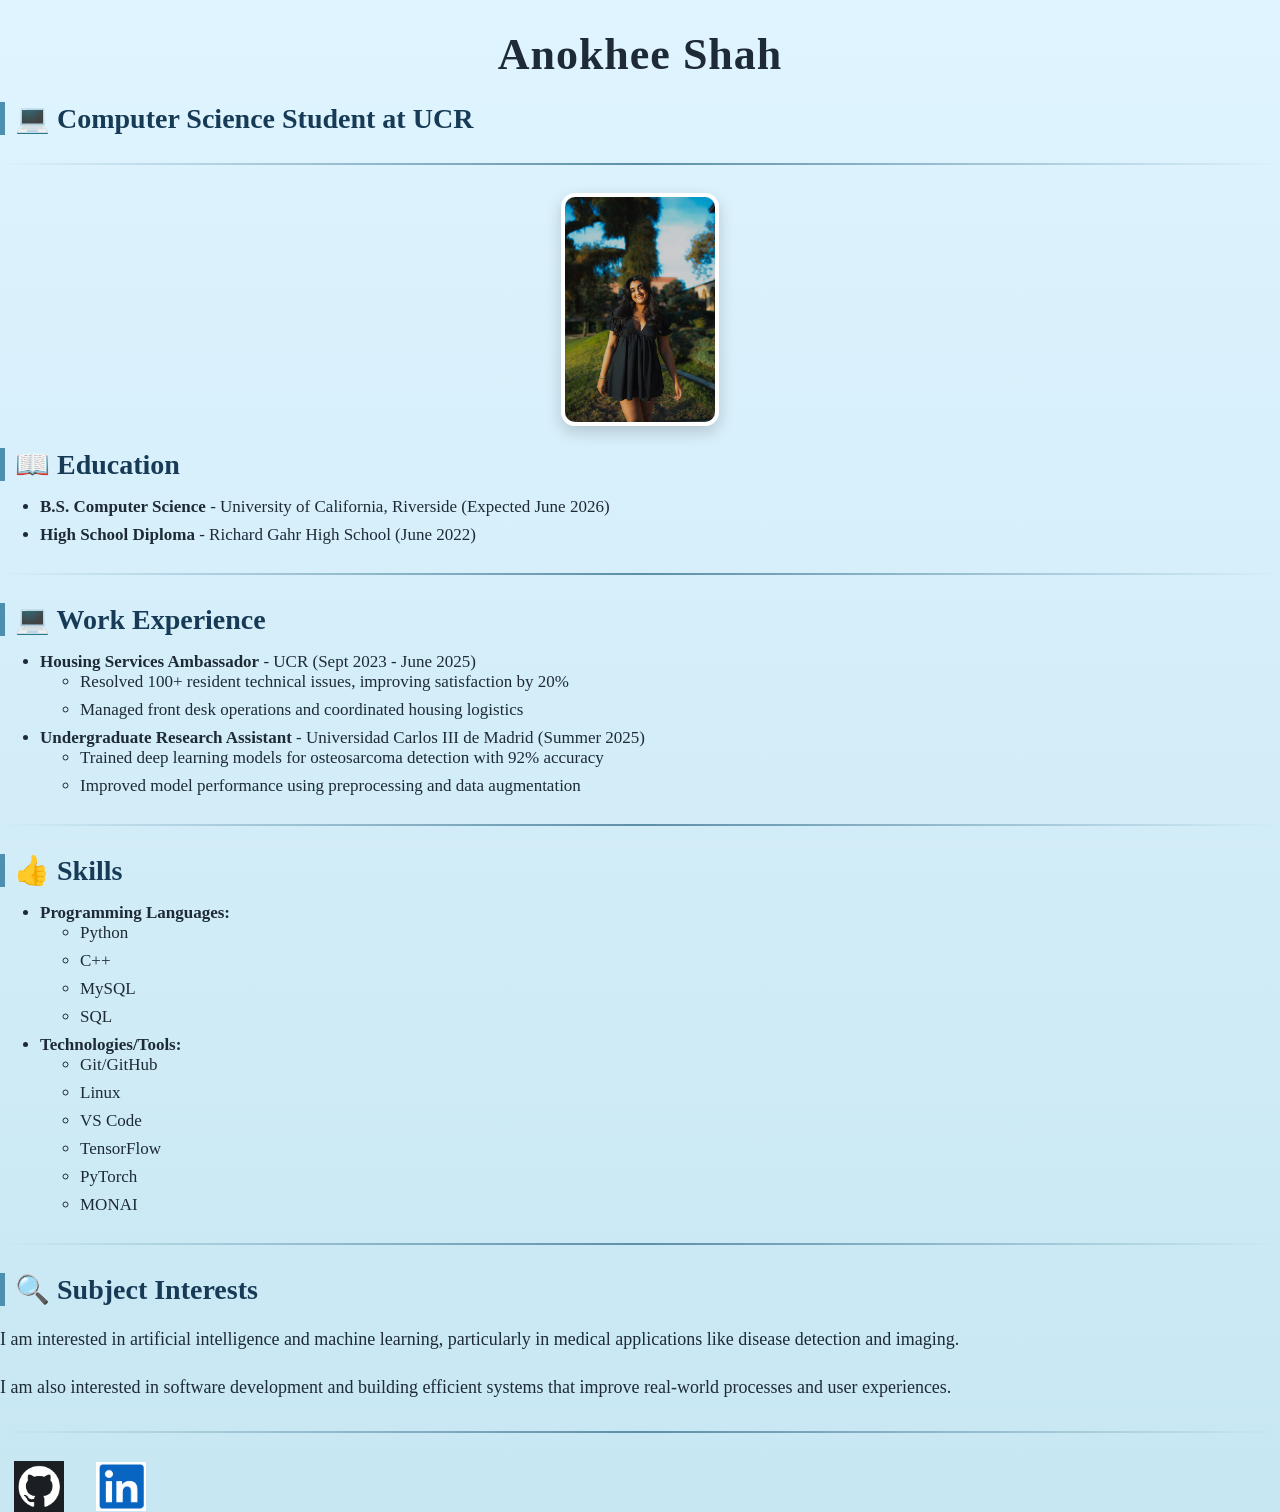
<file: index.html>
<!DOCTYPE html>
<html lang="en">
    <head>
        <meta charset="utf-8"/>
        <title>Page title. Shown in tabs.</title>
        <link rel="stylesheet" href="style.css" />
    </head>
    <body>
        <h1>Anokhee Shah</h1>
        <h2>&#128187 Computer Science Student at UCR</h2>
        <hr>
        <img src="Tezza-8939.JPG" alt="Photo of Anokhee" class="profile-pic">
        <h2>&#128214; Education</h2>
        <ul>
            <li><b>B.S. Computer Science</b> - University of California, Riverside (Expected June 2026)</li>
            <li><b>High School Diploma</b> - Richard Gahr High School (June 2022)</li>
        </ul>
        <hr>
        <h2>&#128187; Work Experience</h2>
        <ul>
            <li><b>Housing Services Ambassador</b> - UCR (Sept 2023 - June 2025)
                <ul>
                    <li>Resolved 100+ resident technical issues, improving satisfaction by 20%</li>
                    <li>Managed front desk operations and coordinated housing logistics</li>
                </ul>
            </li>
        
            <li><b>Undergraduate Research Assistant</b> - Universidad Carlos III de Madrid (Summer 2025)
                <ul>
                     <li>Trained deep learning models for osteosarcoma detection with 92% accuracy</li>
                    <li>Improved model performance using preprocessing and data augmentation</li>
                </ul>
            </li>
        </ul>
        <hr>
        <h2>&#128077; Skills</h2>
        <ul>
            <li>
                <b>Programming Languages:</b>
                <ul>
                    <li>Python</li>
                    <li>C++</li>
                    <li>MySQL</li>
                    <li>SQL</li>
                </ul>
            </li>
            <li>
                <b>Technologies/Tools:</b>
                <ul>
                    <li>Git/GitHub</li>
                    <li>Linux</li>
                    <li>VS Code</li>
                    <li>TensorFlow</li>
                    <li>PyTorch</li>
                    <li>MONAI</li>
                </ul>
            </li>
        </ul>
        <hr>
        <h2>&#128269; Subject Interests</h2>
    <p>I am interested in artificial intelligence and machine learning, particularly in medical applications like disease detection and imaging.</p>

    <p>I am also interested in software development and building efficient systems that improve real-world processes and user experiences.</p>

    <hr>
    <a href="https://github.com/ashah174/Projects-Shah">
        <img src="github.png" alt="GitHub" class="small-image">
    </a>
    
    <a href="https://www.linkedin.com/in/anokhee-shah-b8b540304/">
        <img src="linkedin.png" alt="LinkedIn" class="small-image">
    </a>

    </body>

</html>
</file>
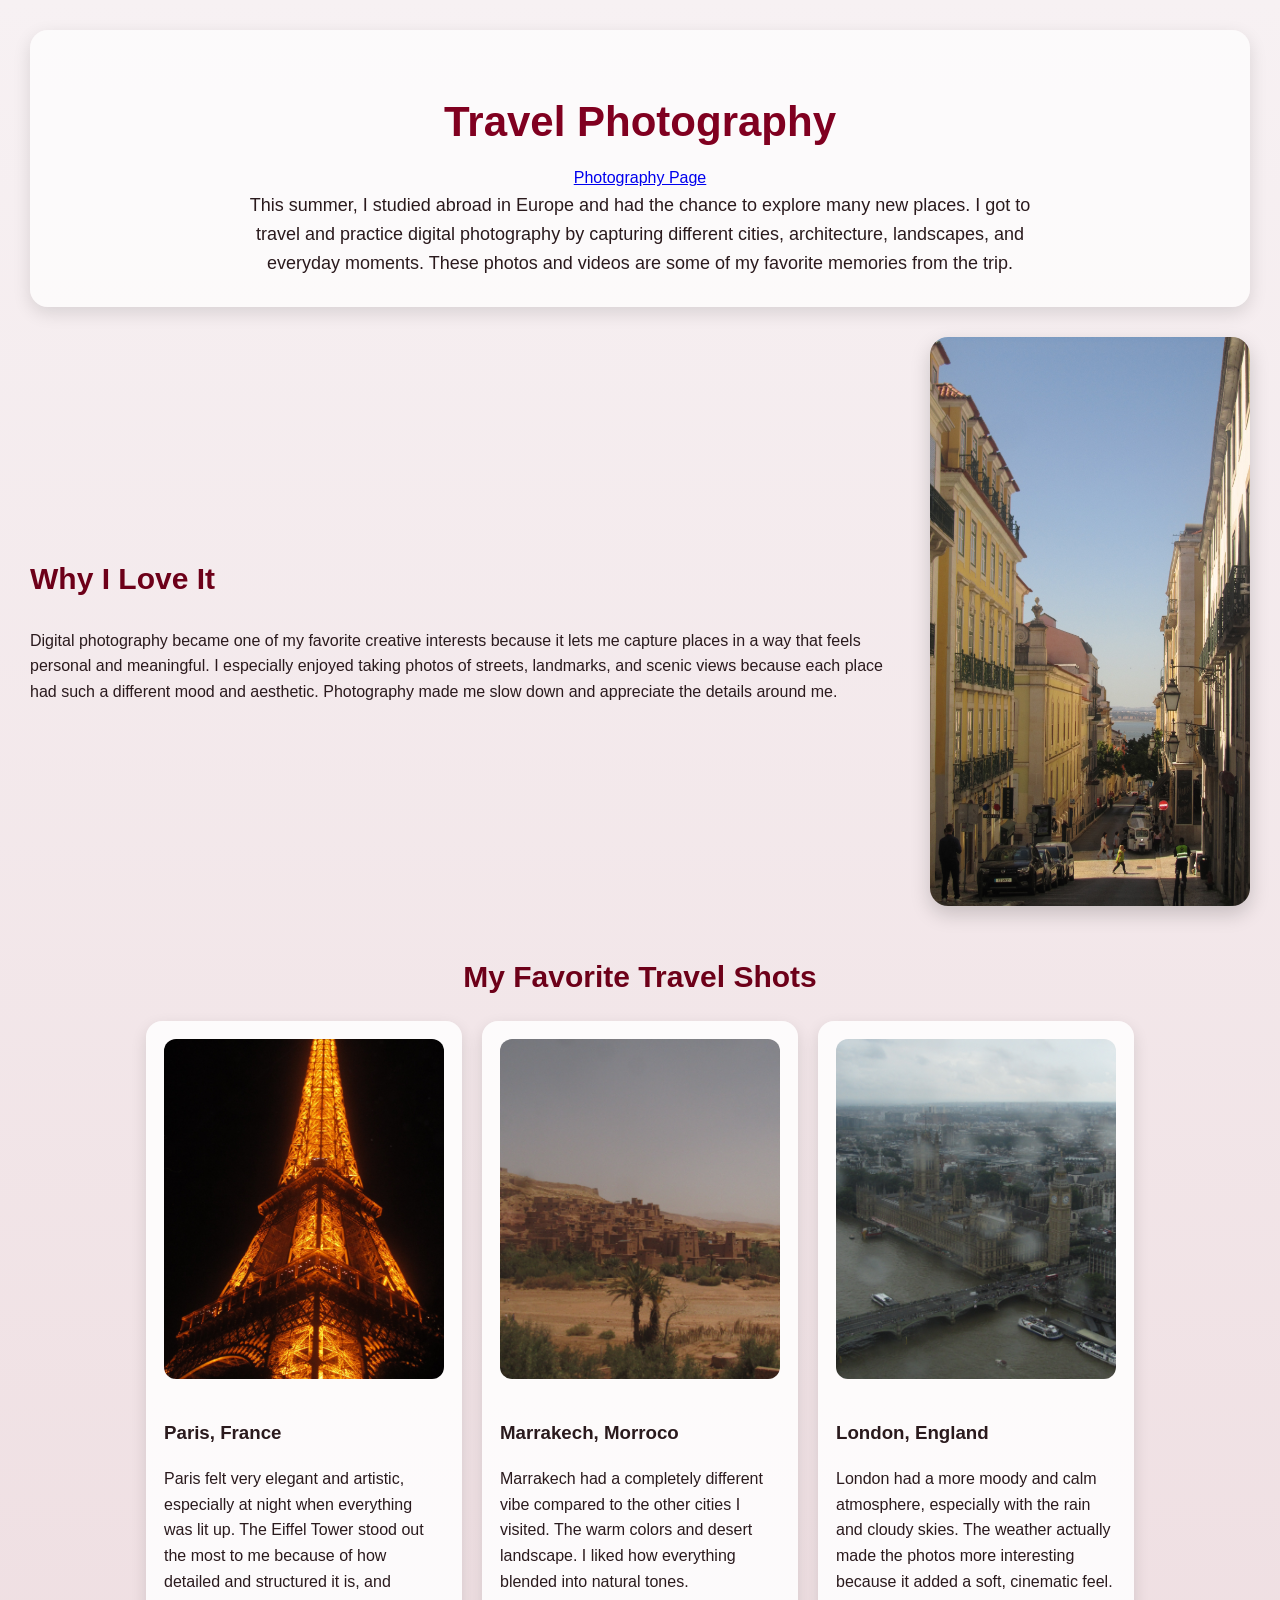
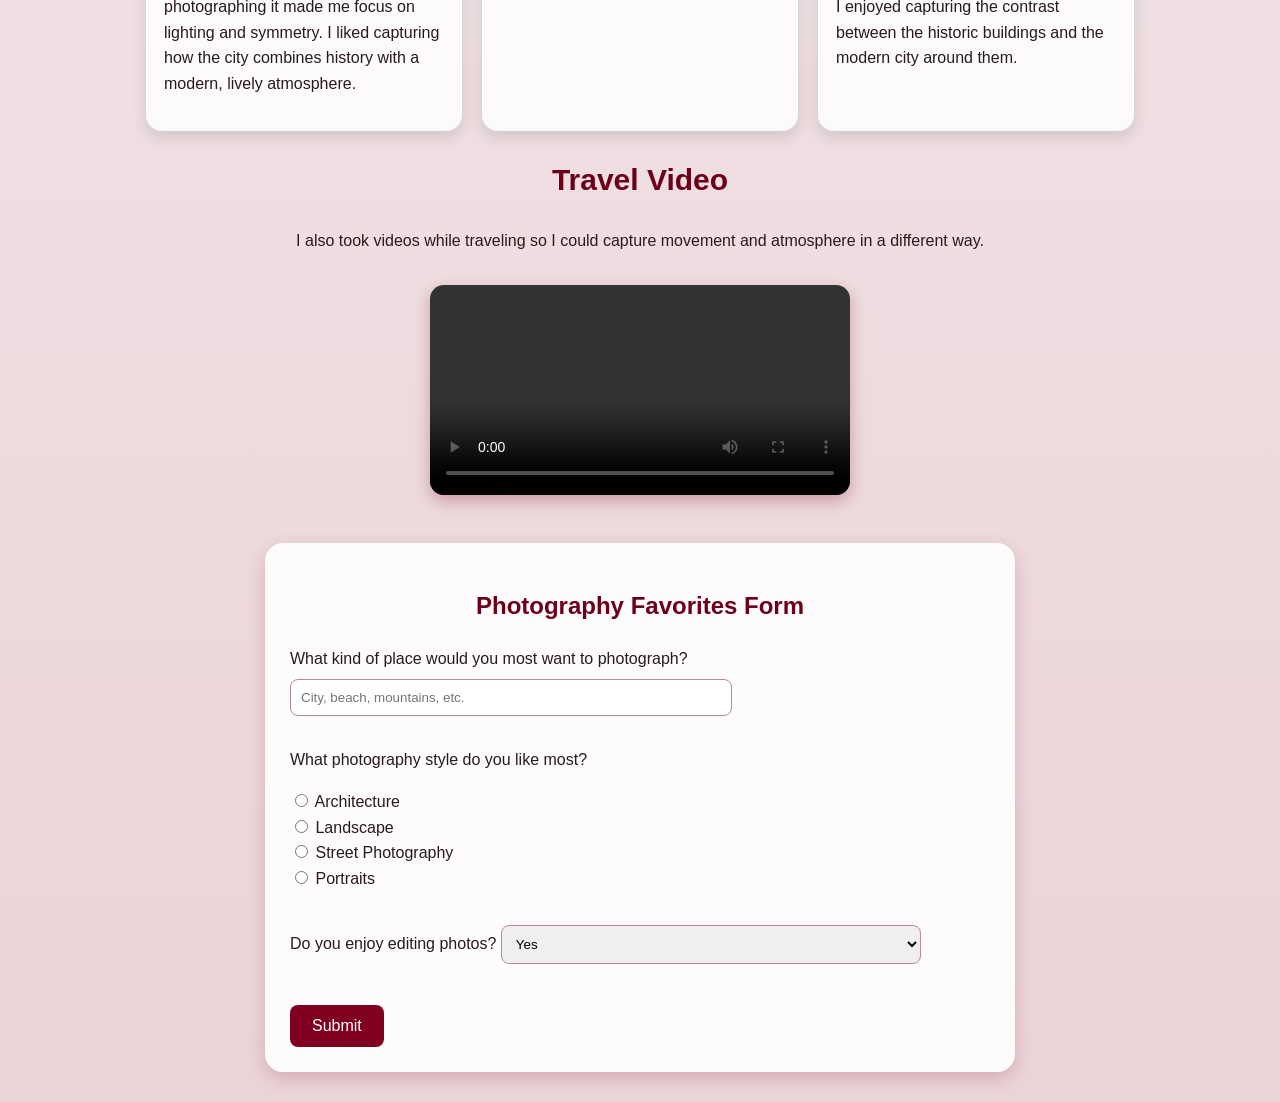
<file: photography/index.html>
<!DOCTYPE html>
<html lang="en">
<head>
    <meta charset="utf-8" />
    <title>Travel Photography</title>
    <link rel="stylesheet" href="photography.css" />
</head>
<body>
    <header class="hero">
        <h1>Travel Photography</h1>
         <a href="photography/">Photography Page</a>
        <p>
            This summer, I studied abroad in Europe and had the chance to explore many new places. I got to travel and practice digital photography by capturing different cities,
            architecture, landscapes, and everyday moments. These photos and videos are some of my favorite
            memories from the trip.
        </p>
    </header>

    <section class="about-section">
        <div class="about-text">
            <h2>Why I Love It</h2>
            <p>
                Digital photography became one of my favorite creative interests because it lets me capture
                places in a way that feels personal and meaningful. I especially enjoyed taking photos of streets, landmarks, and scenic views because each place had
                such a different mood and aesthetic. Photography made me slow down and appreciate the details
                around me.
            </p>
        </div>

        <div class="featured-photo-box">
            <img src="IMG_5691.JPG" alt="A sunny street view between tall buildings during summer travel" class="featured-photo" />
        </div>
    </section>

    <section class="gallery-section">
        <h2>My Favorite Travel Shots</h2>
        <div class="photo-gallery">
            <div class="photo-card">
                <img src="IMG_6075.JPG" alt="The Eiffel Tower glowing at night" class="gallery-photo" />
                <h3>Paris, France</h3>
                <p>Paris felt very elegant and artistic, especially at night when everything was lit up.
                    The Eiffel Tower stood out the most to me because of how detailed and structured it is, and photographing it made me focus on lighting and symmetry. 
                    I liked capturing how the city combines history with a modern, lively atmosphere.</p>
            </div>

            <div class="photo-card">
                <img src="IMG_6154.JPG" alt="A warm desert landscape with buildings and palm trees" class="gallery-photo" />
                <h3>Marrakech, Morroco</h3>
                <p>Marrakech had a completely different vibe compared to the other cities I visited. The warm colors and desert landscape. I liked how everything blended into natural tones.</p>
            </div>

            <div class="photo-card">
                <img src="IMG_6523.JPG" alt="A rainy cityscape view with a river and large historic buildings" class="gallery-photo" />
                <h3>London, England</h3>
                <p>London had a more moody and calm atmosphere, especially with the rain and cloudy skies. 
                    The weather actually made the photos more interesting because it added a soft, cinematic feel. 
                    I enjoyed capturing the contrast between the historic buildings and the modern city around them.</p>
            </div>
        </div>
    </section>

    <section class="video-section">
        <h2>Travel Video</h2>
        <p>
            I also took videos while traveling so I could capture movement and atmosphere in a different way.
        </p>
        <video controls class="travel-video">
            <source src="MVI_6065.mov" type="video/quicktime" />
            Your browser does not support the video tag.
        </video>
    </section>

    <section class="form-section">
        <h2>Photography Favorites Form</h2>
        <form action="#" method="post" class="photo-form">
            <label for="place">What kind of place would you most want to photograph?</label>
            <input type="text" id="place" name="place" placeholder="City, beach, mountains, etc." required />

            <p>What photography style do you like most?</p>

            <input type="radio" id="architecture" name="style" value="architecture" />
            <label for="architecture">Architecture</label><br />

            <input type="radio" id="landscape" name="style" value="landscape" />
            <label for="landscape">Landscape</label><br />

            <input type="radio" id="street" name="style" value="street" />
            <label for="street">Street Photography</label><br />

            <input type="radio" id="portraits" name="style" value="portraits" />
            <label for="portraits">Portraits</label><br /><br />

            <label for="editing">Do you enjoy editing photos?</label>
            <select id="editing" name="editing">
                <option value="yes">Yes</option>
                <option value="sometimes">Sometimes</option>
                <option value="no">No</option>
            </select>

            <br /><br />

            <input type="submit" value="Submit" class="submit-button" />
        </form>
    </section>
</body>
</html>
</file>
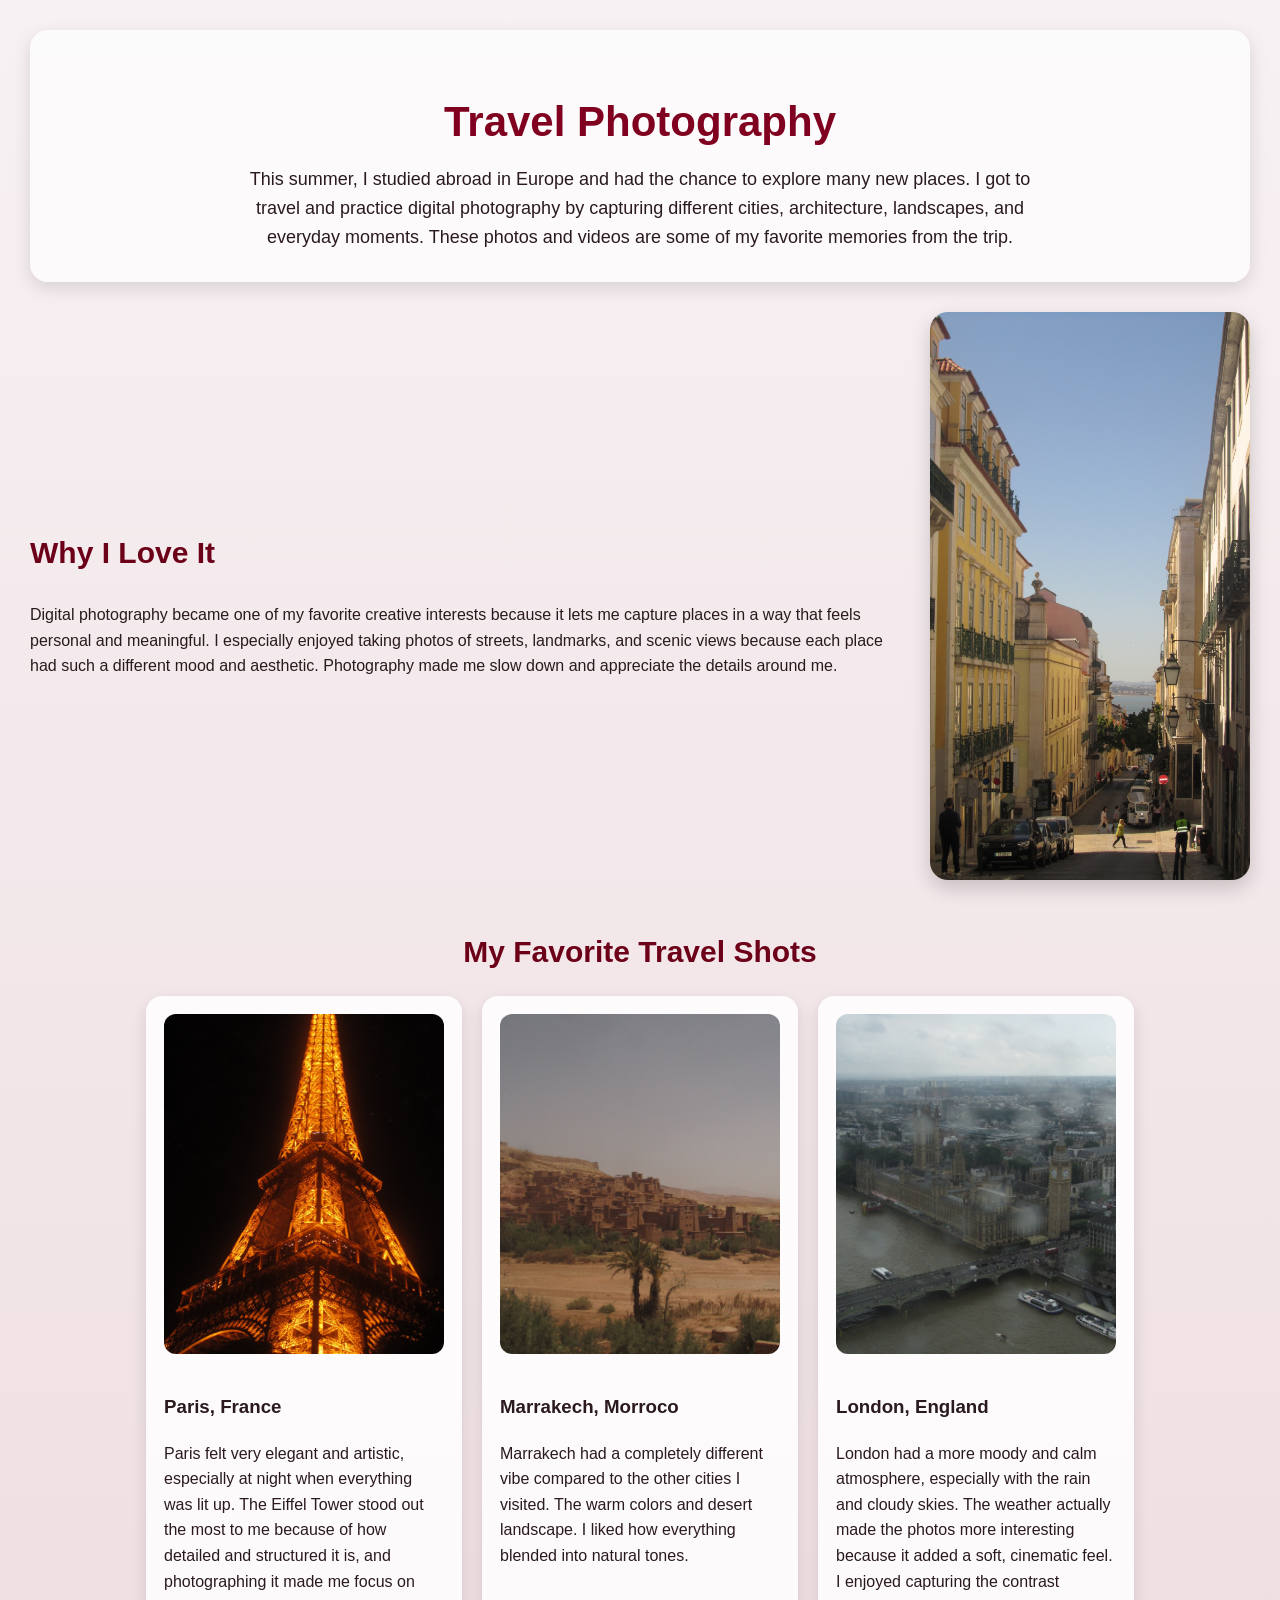
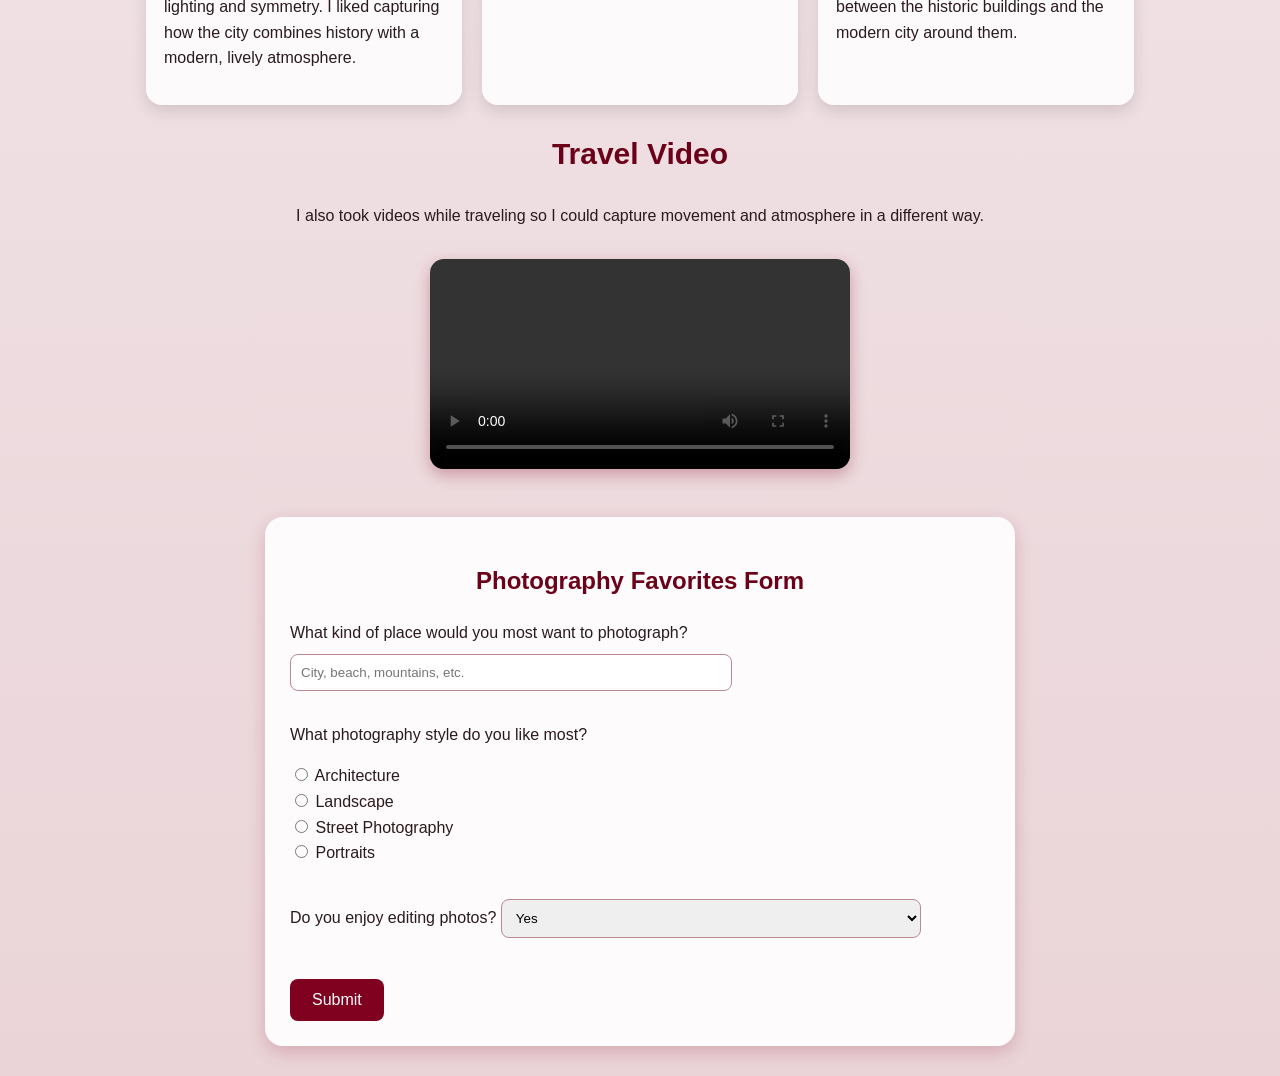
<file: photography/photography.html>
<!DOCTYPE html>
<html lang="en">
<head>
    <meta charset="utf-8" />
    <title>Travel Photography</title>
    <link rel="stylesheet" href="photography.css" />
</head>
<body>
    <header class="hero">
        <h1>Travel Photography</h1>
        <p>
            This summer, I studied abroad in Europe and had the chance to explore many new places. I got to travel and practice digital photography by capturing different cities,
            architecture, landscapes, and everyday moments. These photos and videos are some of my favorite
            memories from the trip.
        </p>
    </header>

    <section class="about-section">
        <div class="about-text">
            <h2>Why I Love It</h2>
            <p>
                Digital photography became one of my favorite creative interests because it lets me capture
                places in a way that feels personal and meaningful. I especially enjoyed taking photos of streets, landmarks, and scenic views because each place had
                such a different mood and aesthetic. Photography made me slow down and appreciate the details
                around me.
            </p>
        </div>

        <div class="featured-photo-box">
            <img src="IMG_5691.JPG" alt="A sunny street view between tall buildings during summer travel" class="featured-photo" />
        </div>
    </section>

    <section class="gallery-section">
        <h2>My Favorite Travel Shots</h2>
        <div class="photo-gallery">
            <div class="photo-card">
                <img src="IMG_6075.JPG" alt="The Eiffel Tower glowing at night" class="gallery-photo" />
                <h3>Paris, France</h3>
                <p>Paris felt very elegant and artistic, especially at night when everything was lit up.
                    The Eiffel Tower stood out the most to me because of how detailed and structured it is, and photographing it made me focus on lighting and symmetry. 
                    I liked capturing how the city combines history with a modern, lively atmosphere.</p>
            </div>

            <div class="photo-card">
                <img src="IMG_6154.JPG" alt="A warm desert landscape with buildings and palm trees" class="gallery-photo" />
                <h3>Marrakech, Morroco</h3>
                <p>Marrakech had a completely different vibe compared to the other cities I visited. The warm colors and desert landscape. I liked how everything blended into natural tones.</p>
            </div>

            <div class="photo-card">
                <img src="IMG_6523.JPG" alt="A rainy cityscape view with a river and large historic buildings" class="gallery-photo" />
                <h3>London, England</h3>
                <p>London had a more moody and calm atmosphere, especially with the rain and cloudy skies. 
                    The weather actually made the photos more interesting because it added a soft, cinematic feel. 
                    I enjoyed capturing the contrast between the historic buildings and the modern city around them.</p>
            </div>
        </div>
    </section>

    <section class="video-section">
        <h2>Travel Video</h2>
        <p>
            I also took videos while traveling so I could capture movement and atmosphere in a different way.
        </p>
        <video controls class="travel-video">
            <source src="MVI_6065.mov" type="video/quicktime" />
            Your browser does not support the video tag.
        </video>
    </section>

    <section class="form-section">
        <h2>Photography Favorites Form</h2>
        <form action="#" class="photo-form">
            <label for="place">What kind of place would you most want to photograph?</label>
            <input type="text" id="place" name="place" placeholder="City, beach, mountains, etc." required />

            <p>What photography style do you like most?</p>

            <input type="radio" id="architecture" name="style" value="architecture" />
            <label for="architecture">Architecture</label><br />

            <input type="radio" id="landscape" name="style" value="landscape" />
            <label for="landscape">Landscape</label><br />

            <input type="radio" id="street" name="style" value="street" />
            <label for="street">Street Photography</label><br />

            <input type="radio" id="portraits" name="style" value="portraits" />
            <label for="portraits">Portraits</label><br /><br />

            <label for="editing">Do you enjoy editing photos?</label>
            <select id="editing" name="editing">
                <option value="yes">Yes</option>
                <option value="sometimes">Sometimes</option>
                <option value="no">No</option>
            </select>

            <br /><br />

            <input type="submit" value="Submit" class="submit-button" />
        </form>
    </section>
</body>
</html>
</file>
<file: style.css>
body {
    background: linear-gradient(180deg, #dff4ff 0%, #c7e7f2 100%);
    font-family: "Times New Roman", Times, serif;
    color: #1e2b36;
    margin: 0;
    padding: 0;
}

.page-container {
    max-width: 900px;
    margin: 40px auto;
    background-color: rgba(255, 255, 255, 0.55);
    padding: 30px 40px;
    border-radius: 18px;
    box-shadow: 0 8px 24px rgba(0, 0, 0, 0.12);
}

.top-heading {
    text-align: center;
    color: rgb(13, 133, 2);
    padding-bottom: 10px;
}

h1 {
    text-align: center;
    margin-bottom: 6px;
    font-size: 44px;
    letter-spacing: 1px;
}

.top-heading h2 {
    margin-top: 0;
    font-size: 24px;
    font-weight: normal;
    color: #245c24;
}

h2 {
    font-size: 28px;
    color: #173b56;
    margin-top: 22px;
    margin-bottom: 10px;
    border-left: 5px solid #4d8faf;
    padding-left: 10px;
}

p {
    font-size: 18px;
    line-height: 1.7;
    margin-bottom: 14px;
}

ul {
    margin-left: 20px;
    padding-left: 20px;
}

li {
    margin-bottom: 8px;
    font-size: 17px;
}

.profile-pic {
    max-width: 150px;
    display: block;
    margin: 20px auto;
    border-radius: 14px;
    border: 4px solid white;
    box-shadow: 0 6px 16px rgba(0, 0, 0, 0.18);
}

hr {
    border: none;
    height: 2px;
    background: linear-gradient(to right, transparent, #5d8ea8, transparent);
    margin: 28px 0;
}

.icon-links {
    text-align: center;
    margin-top: 20px;
}

.small-image {
    max-width: 50px;
    margin: 0 14px;
    vertical-align: middle;
    transition: transform 0.2s ease, opacity 0.2s ease;
}

.small-image:hover {
    transform: scale(1.08);
    opacity: 0.85;
}

a {
    text-decoration: none;
    color: #0b4f6c;
}

a:hover {
    color: #08384c;
}
</file>
<file: photography/photography.css>
body {
    margin: 0;
    font-family: Arial, sans-serif;
    background: linear-gradient(to bottom, #f7f1f3, #ead4d8);
    color: #2a1a1d;
    line-height: 1.6;
    padding: 30px;
}

/* HEADER */
.hero {
    text-align: center;
    background-color: rgba(255, 255, 255, 0.7);
    padding: 30px;
    border-radius: 18px;
    margin-bottom: 30px;
    animation: fadeInDown 1.5s ease;
    box-shadow: 0 6px 18px rgba(0, 0, 0, 0.12);
}

.hero h1 {
    font-size: 42px;
    margin-bottom: 10px;
    color: #800020; /* burgundy */
}

.hero p {
    max-width: 800px;
    margin: 0 auto;
    font-size: 18px;
}

/* ABOUT SECTION (FLEX) */
.about-section {
    display: flex;
    gap: 30px;
    align-items: center;
    justify-content: space-between;
    flex-wrap: wrap;
    margin-bottom: 40px;
}

.about-text {
    flex: 1;
    min-width: 280px;
}

.about-text h2 {
    color: #6d0019;
    font-size: 30px;
}

.featured-photo {
    width: 100%;
    max-width: 320px;
    border-radius: 18px;
    box-shadow: 0 8px 20px rgba(0, 0, 0, 0.18);
    animation: floatPhoto 3s ease-in-out infinite alternate;
}

/* GALLERY (FLEX) */
.gallery-section h2 {
    text-align: center;
    color: #6d0019;
    font-size: 30px;
    margin-bottom: 20px;
}

.photo-gallery {
    display: flex;
    gap: 20px;
    justify-content: center;
    flex-wrap: wrap;
}

.photo-card {
    background-color: rgba(255, 255, 255, 0.85);
    border-radius: 16px;
    padding: 18px;
    width: 280px;
    box-shadow: 0 6px 16px rgba(0, 0, 0, 0.12);
    transition: transform 0.25s ease, box-shadow 0.25s ease;
}

.photo-card:hover {
    transform: translateY(-8px);
    box-shadow: 0 12px 24px rgba(128, 0, 32, 0.3);
}

.gallery-photo {
    width: 100%;
    height: 340px;
    object-fit: cover;
    border-radius: 12px;
    margin-bottom: 12px;
}

/* VIDEO */
.video-section {
    text-align: center;
    margin-bottom: 40px;
}

.video-section h2 {
    color: #6d0019;
    font-size: 30px;
}

.travel-video {
    width: 420px;
    max-width: 100%;
    border-radius: 14px;
    box-shadow: 0 6px 16px rgba(128, 0, 32, 0.3);
    margin-top: 15px;
}
/* FORM */
.form-section {
    background-color: rgba(255, 255, 255, 0.9);
    padding: 25px;
    border-radius: 18px;
    box-shadow: 0 6px 18px rgba(128, 0, 32, 0.2);
    max-width: 700px;
    margin: 0 auto;
}

.form-section h2 {
    text-align: center;
    color: #6d0019;
}

.photo-form input[type="text"],
.photo-form select {
    width: 100%;
    max-width: 420px;
    padding: 10px;
    margin-top: 8px;
    margin-bottom: 15px;
    border: 1px solid #b98a92;
    border-radius: 8px;
}

/* BUTTON */
.submit-button {
    background-color: #800020;
    color: white;
    border: none;
    padding: 12px 22px;
    border-radius: 8px;
    font-size: 16px;
    cursor: pointer;
    transition: 0.2s ease;
}

.submit-button:hover {
    background-color: #5c0016;
    transform: scale(1.05);
}

/* ANIMATIONS */
@keyframes fadeInDown {
    from {
        opacity: 0;
        transform: translateY(-18px);
    }
    to {
        opacity: 1;
        transform: translateY(0);
    }
}

@keyframes floatPhoto {
    from {
        transform: translateY(0px);
    }
    to {
        transform: translateY(-10px);
    }
}
</file>
